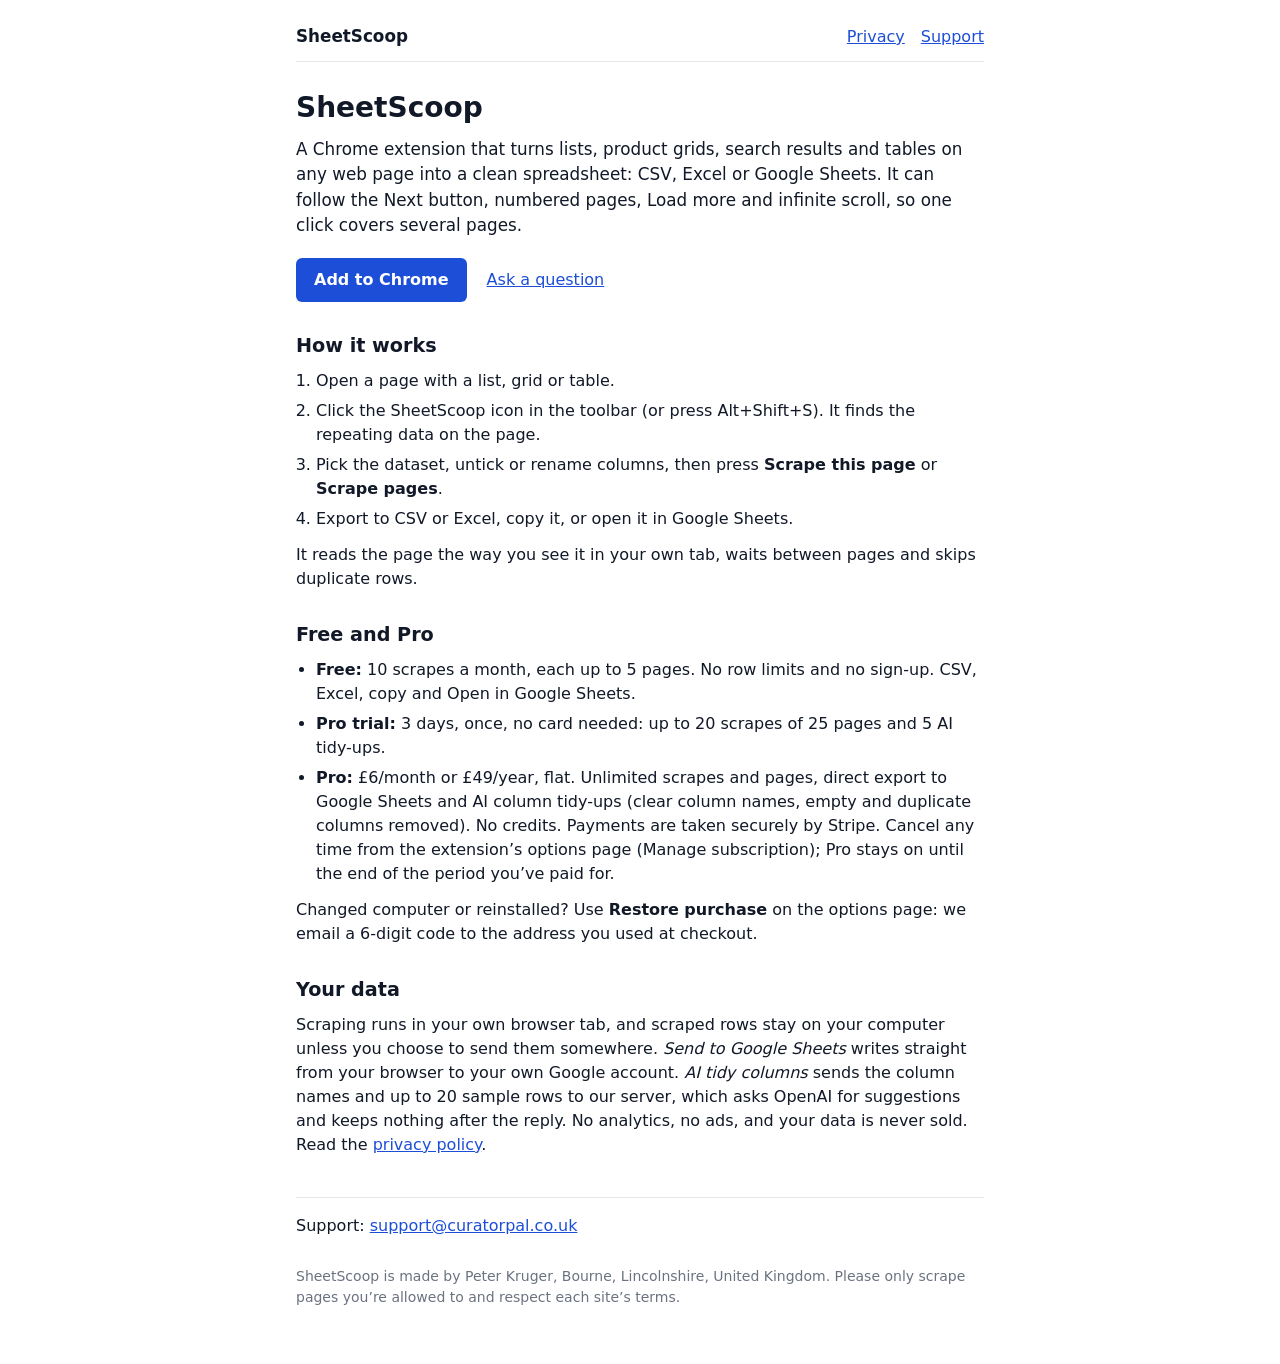
<file: index.html>
<!doctype html>
<html lang="en">
<head>
<meta charset="utf-8">
<title>SheetScoop</title>
<meta name="robots" content="noindex">
<link rel="canonical" href="https://peterkruger.github.io/bulk-bills-site/sheetscoop/">
<meta http-equiv="refresh" content="0; url=sheetscoop/">
<script>location.replace('sheetscoop/');</script>
</head>
<body>
<p>This page has moved to <a href="sheetscoop/">SheetScoop</a>.</p>
</body>
</html>
</file>
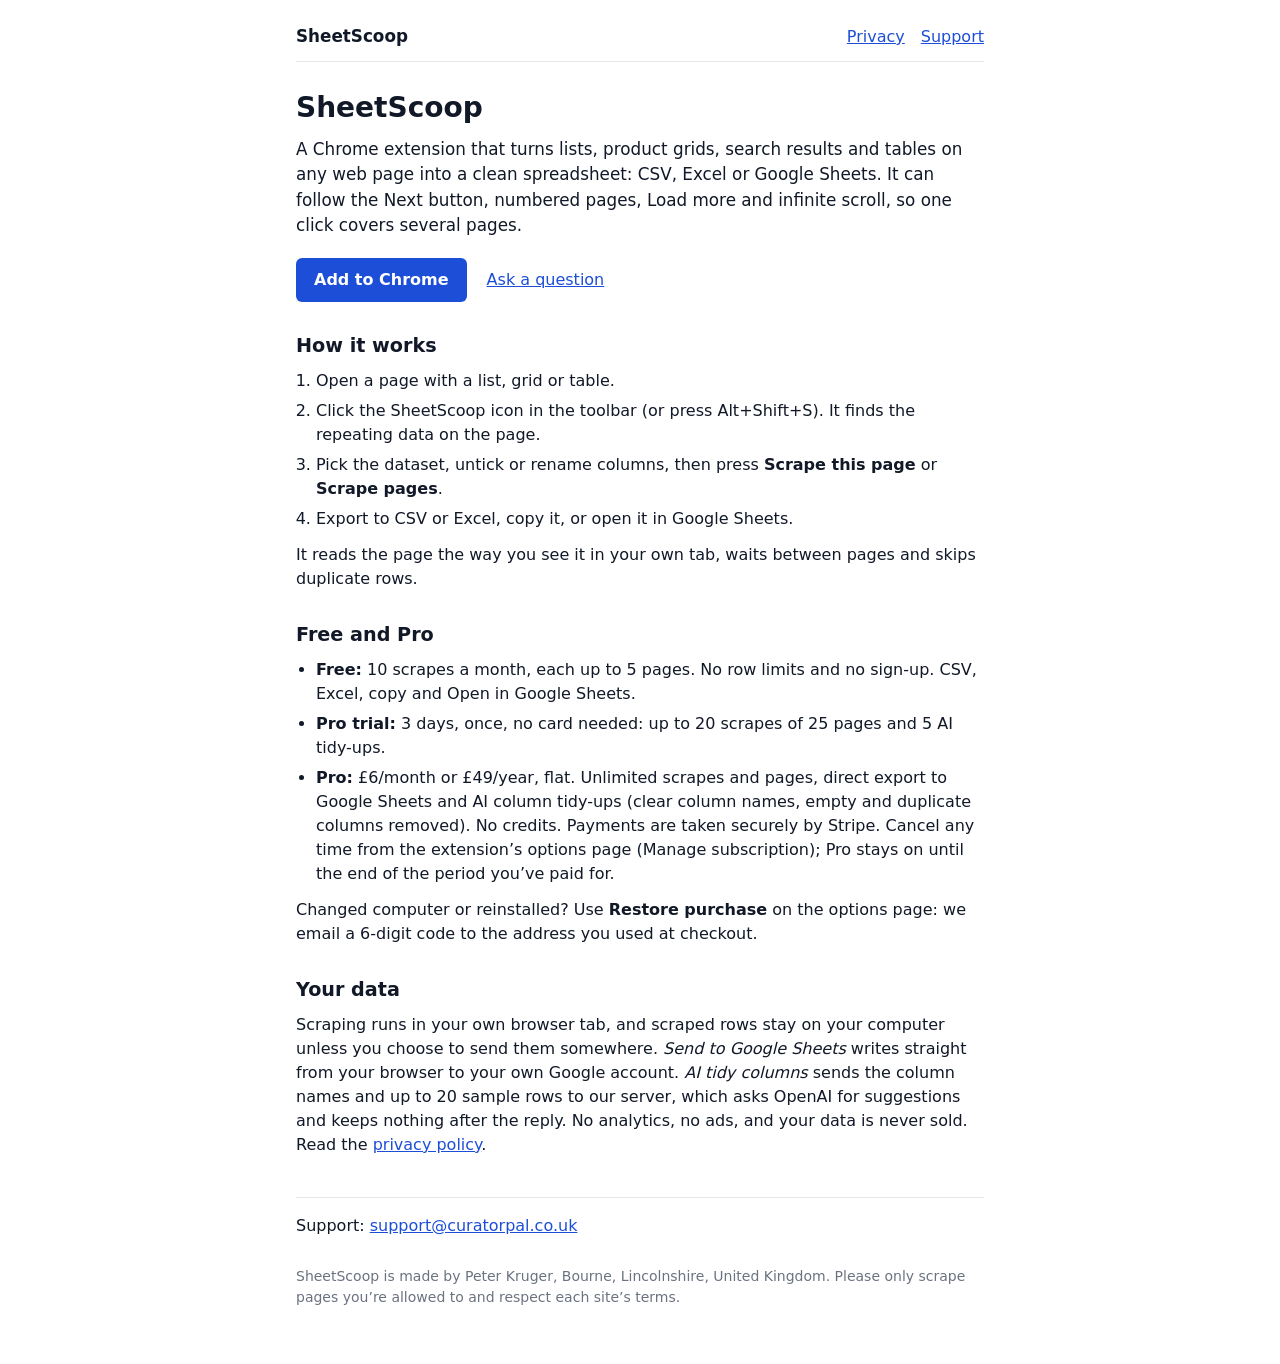
<file: sheetscoop/index.html>
<!doctype html>
<html lang="en-GB">
<head>
  <meta charset="utf-8">
  <meta name="viewport" content="width=device-width, initial-scale=1">
  <title>SheetScoop – scrape lists and tables into spreadsheets</title>
  <meta name="description" content="A Chrome extension that turns lists, product grids and tables on any web page into CSV, Excel or Google Sheets, across several pages. Free plan, Pro £6/month or £49/year.">
  <link rel="stylesheet" href="../styles.css">
</head>
<body>
  <a class="skip" href="#content">Skip to content</a>
  <div class="wrap">
    <header class="site">
      <a class="brand" href="index.html">SheetScoop</a>
      <nav class="site" aria-label="Site">
        <a href="privacy.html">Privacy</a>
        <a href="mailto:support@curatorpal.co.uk">Support</a>
      </nav>
    </header>

    <main id="content">
      <h1>SheetScoop</h1>
      <p class="lead">A Chrome extension that turns lists, product grids, search results and tables on any web page into a clean spreadsheet: CSV, Excel or Google Sheets. It can follow the Next button, numbered pages, Load more and infinite scroll, so one click covers several pages.</p>

      <p class="actions">
        <a class="btn" href="https://chromewebstore.google.com/detail/cgleidjlnecopojgnjklaehnagomcpeo">Add to Chrome</a>
        <a href="mailto:support@curatorpal.co.uk">Ask a question</a>
      </p>

      <h2>How it works</h2>
      <ol>
        <li>Open a page with a list, grid or table.</li>
        <li>Click the SheetScoop icon in the toolbar (or press Alt+Shift+S). It finds the repeating data on the page.</li>
        <li>Pick the dataset, untick or rename columns, then press <strong>Scrape this page</strong> or <strong>Scrape pages</strong>.</li>
        <li>Export to CSV or Excel, copy it, or open it in Google Sheets.</li>
      </ol>
      <p>It reads the page the way you see it in your own tab, waits between pages and skips duplicate rows.</p>

      <h2>Free and Pro</h2>
      <ul>
        <li><strong>Free:</strong> 10 scrapes a month, each up to 5 pages. No row limits and no sign-up. CSV, Excel, copy and Open in Google Sheets.</li>
        <li><strong>Pro trial:</strong> 3 days, once, no card needed: up to 20 scrapes of 25 pages and 5 AI tidy-ups.</li>
        <li><strong>Pro:</strong> £6/month or £49/year, flat. Unlimited scrapes and pages, direct export to Google Sheets and AI column tidy-ups (clear column names, empty and duplicate columns removed). No credits. Payments are taken securely by Stripe. Cancel any time from the extension’s options page (Manage subscription); Pro stays on until the end of the period you’ve paid for.</li>
      </ul>
      <p>Changed computer or reinstalled? Use <strong>Restore purchase</strong> on the options page: we email a 6-digit code to the address you used at checkout.</p>

      <h2>Your data</h2>
      <p>Scraping runs in your own browser tab, and scraped rows stay on your computer unless you choose to send them somewhere. <em>Send to Google Sheets</em> writes straight from your browser to your own Google account. <em>AI tidy columns</em> sends the column names and up to 20 sample rows to our server, which asks OpenAI for suggestions and keeps nothing after the reply. No analytics, no ads, and your data is never sold. Read the <a href="privacy.html">privacy policy</a>.</p>
    </main>

    <footer class="site">
      <p>Support: <a href="mailto:support@curatorpal.co.uk">support@curatorpal.co.uk</a></p>
      <p class="fine">SheetScoop is made by Peter Kruger, Bourne, Lincolnshire, United Kingdom. Please only scrape pages you’re allowed to and respect each site’s terms.</p>
    </footer>
  </div>
</body>
</html>
</file>
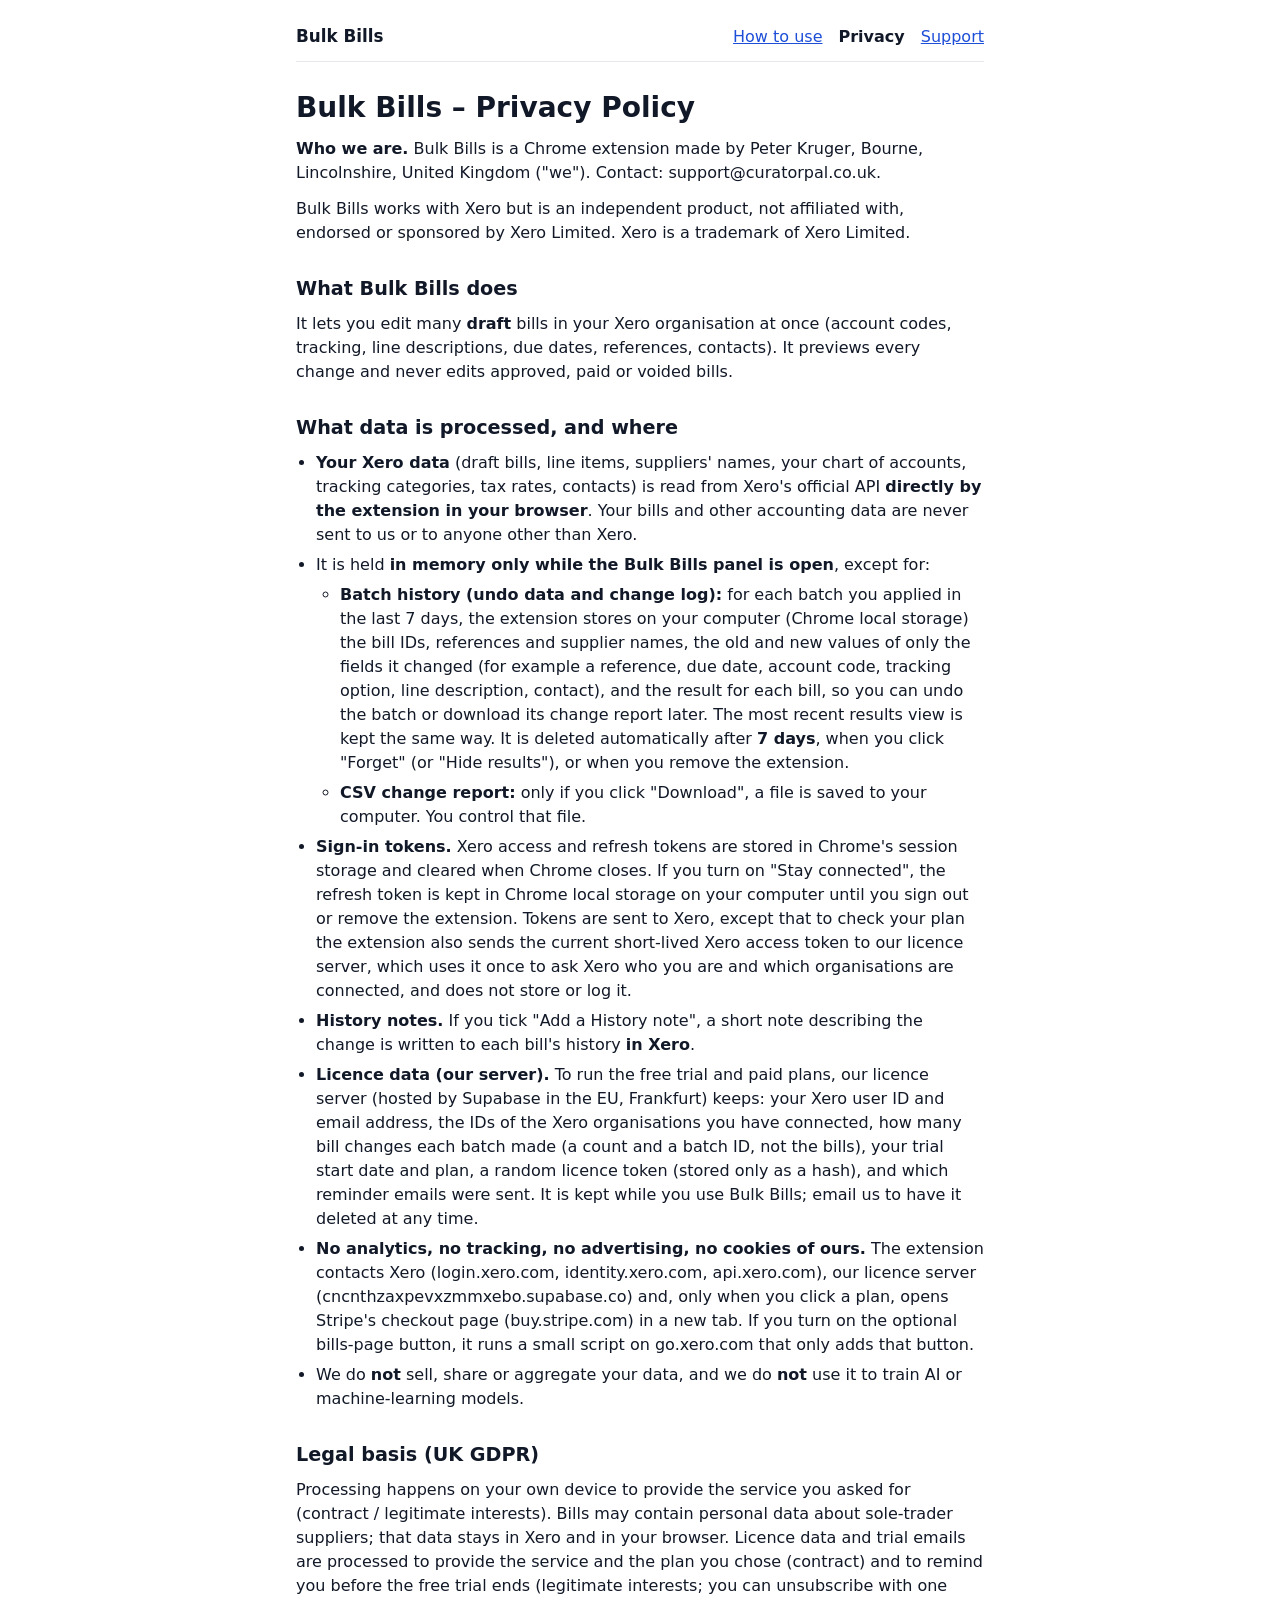
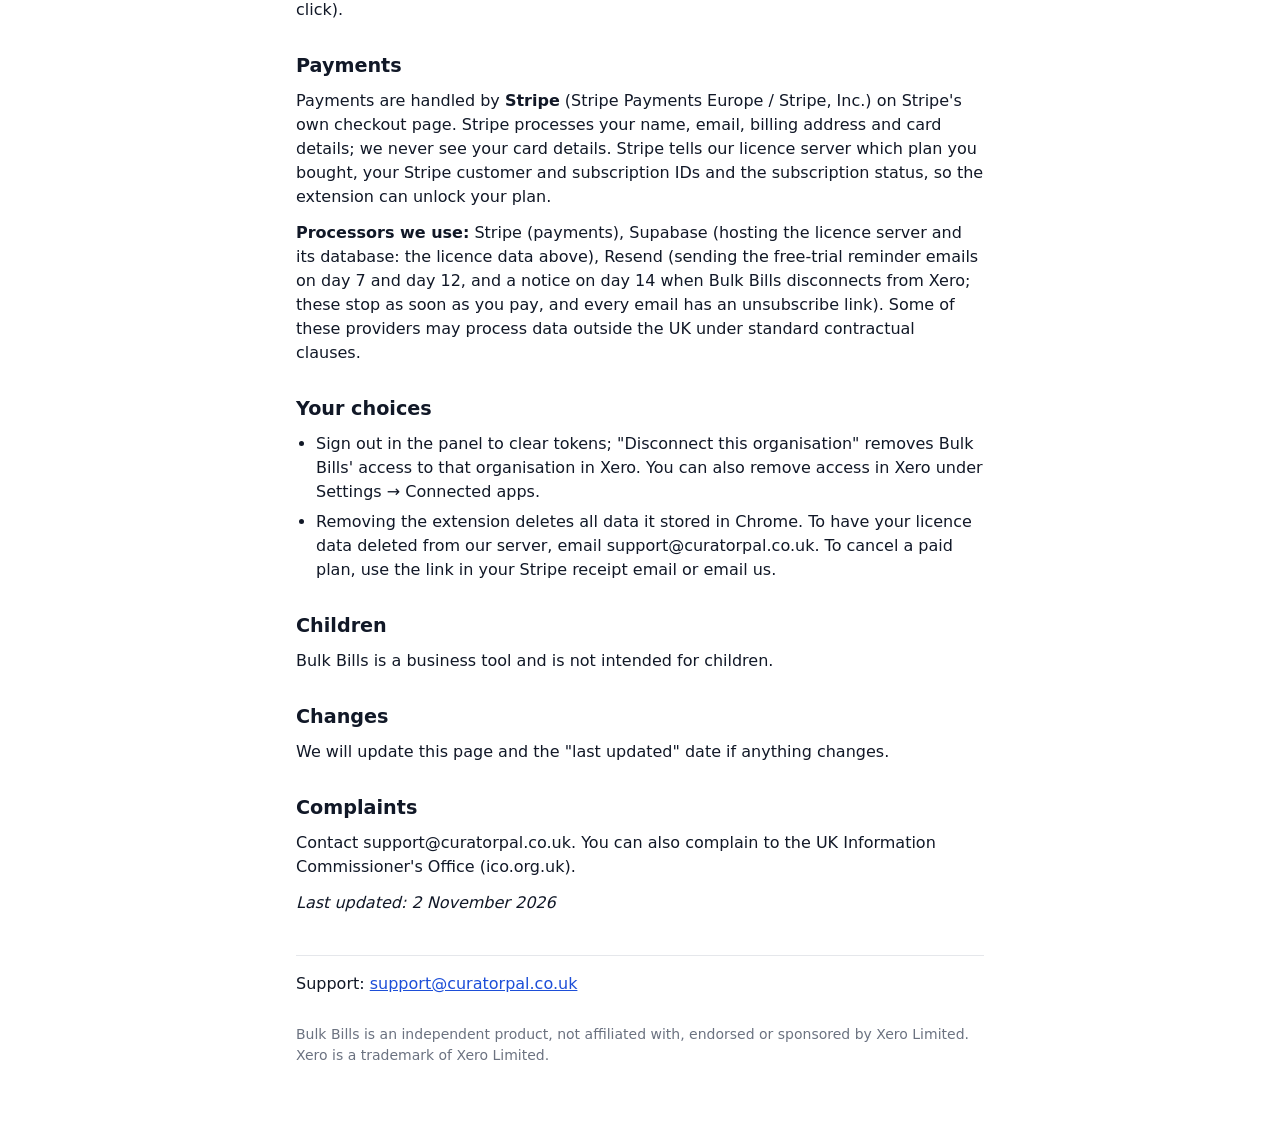
<file: privacy.html>
<!doctype html>
<html lang="en-GB">
<head>
  <meta charset="utf-8">
  <meta name="viewport" content="width=device-width, initial-scale=1">
  <title>Bulk Bills – Privacy</title>
  <link rel="stylesheet" href="styles.css">
</head>
<body>
  <a class="skip" href="#content">Skip to content</a>
  <div class="wrap">
    <header class="site">
      <a class="brand" href="index.html">Bulk Bills</a>
      <nav class="site" aria-label="Site">
        <a href="how-to.html">How to use</a>
        <a href="privacy.html" aria-current="page">Privacy</a>
        <a href="mailto:support@curatorpal.co.uk">Support</a>
      </nav>
    </header>

    <main id="content">
      <h1>Bulk Bills – Privacy Policy</h1>
      <p><strong>Who we are.</strong> Bulk Bills is a Chrome extension made by Peter Kruger, Bourne, Lincolnshire, United Kingdom ("we"). Contact: support@curatorpal.co.uk.</p>
      <p>Bulk Bills works with Xero but is an independent product, not affiliated with, endorsed or sponsored by Xero Limited. Xero is a trademark of Xero Limited.</p>
      <h2>What Bulk Bills does</h2>
      <p>It lets you edit many <strong>draft</strong> bills in your Xero organisation at once (account codes, tracking, line descriptions, due dates, references, contacts). It previews every change and never edits approved, paid or voided bills.</p>
      <h2>What data is processed, and where</h2>
      <ul>
        <li><strong>Your Xero data</strong> (draft bills, line items, suppliers' names, your chart of accounts, tracking categories, tax rates, contacts) is read from Xero's official API <strong>directly by the extension in your browser</strong>. Your bills and other accounting data are never sent to us or to anyone other than Xero.</li>
        <li>It is held <strong>in memory only while the Bulk Bills panel is open</strong>, except for:</li>
        <li class="sub"><strong>Batch history (undo data and change log):</strong> for each batch you applied in the last 7 days, the extension stores on your computer (Chrome local storage) the bill IDs, references and supplier names, the old and new values of only the fields it changed (for example a reference, due date, account code, tracking option, line description, contact), and the result for each bill, so you can undo the batch or download its change report later. The most recent results view is kept the same way. It is deleted automatically after <strong>7 days</strong>, when you click "Forget" (or "Hide results"), or when you remove the extension.</li>
        <li class="sub"><strong>CSV change report:</strong> only if you click "Download", a file is saved to your computer. You control that file.</li>
        <li><strong>Sign-in tokens.</strong> Xero access and refresh tokens are stored in Chrome's session storage and cleared when Chrome closes. If you turn on "Stay connected", the refresh token is kept in Chrome local storage on your computer until you sign out or remove the extension. Tokens are sent to Xero, except that to check your plan the extension also sends the current short-lived Xero access token to our licence server, which uses it once to ask Xero who you are and which organisations are connected, and does not store or log it.</li>
        <li><strong>History notes.</strong> If you tick "Add a History note", a short note describing the change is written to each bill's history <strong>in Xero</strong>.</li>
        <li><strong>Licence data (our server).</strong> To run the free trial and paid plans, our licence server (hosted by Supabase in the EU, Frankfurt) keeps: your Xero user ID and email address, the IDs of the Xero organisations you have connected, how many bill changes each batch made (a count and a batch ID, not the bills), your trial start date and plan, a random licence token (stored only as a hash), and which reminder emails were sent. It is kept while you use Bulk Bills; email us to have it deleted at any time.</li>
        <li><strong>No analytics, no tracking, no advertising, no cookies of ours.</strong> The extension contacts Xero (login.xero.com, identity.xero.com, api.xero.com), our licence server (cncnthzaxpevxzmmxebo.supabase.co) and, only when you click a plan, opens Stripe's checkout page (buy.stripe.com) in a new tab. If you turn on the optional bills-page button, it runs a small script on go.xero.com that only adds that button.</li>
        <li>We do <strong>not</strong> sell, share or aggregate your data, and we do <strong>not</strong> use it to train AI or machine-learning models.</li>
      </ul>
      <h2>Legal basis (UK GDPR)</h2>
      <p>Processing happens on your own device to provide the service you asked for (contract / legitimate interests). Bills may contain personal data about sole-trader suppliers; that data stays in Xero and in your browser. Licence data and trial emails are processed to provide the service and the plan you chose (contract) and to remind you before the free trial ends (legitimate interests; you can unsubscribe with one click).</p>
      <h2>Payments</h2>
      <p>Payments are handled by <strong>Stripe</strong> (Stripe Payments Europe / Stripe, Inc.) on Stripe's own checkout page. Stripe processes your name, email, billing address and card details; we never see your card details. Stripe tells our licence server which plan you bought, your Stripe customer and subscription IDs and the subscription status, so the extension can unlock your plan.</p>
      <p><strong>Processors we use:</strong> Stripe (payments), Supabase (hosting the licence server and its database: the licence data above), Resend (sending the free-trial reminder emails on day 7 and day 12, and a notice on day 14 when Bulk Bills disconnects from Xero; these stop as soon as you pay, and every email has an unsubscribe link). Some of these providers may process data outside the UK under standard contractual clauses.</p>
      <h2>Your choices</h2>
      <ul>
        <li>Sign out in the panel to clear tokens; "Disconnect this organisation" removes Bulk Bills' access to that organisation in Xero. You can also remove access in Xero under Settings → Connected apps.</li>
        <li>Removing the extension deletes all data it stored in Chrome. To have your licence data deleted from our server, email support@curatorpal.co.uk. To cancel a paid plan, use the link in your Stripe receipt email or email us.</li>
      </ul>
      <h2>Children</h2>
      <p>Bulk Bills is a business tool and is not intended for children.</p>
      <h2>Changes</h2>
      <p>We will update this page and the "last updated" date if anything changes.</p>
      <h2>Complaints</h2>
      <p>Contact support@curatorpal.co.uk. You can also complain to the UK Information Commissioner's Office (ico.org.uk).</p>
      <p><em>Last updated: 2 November 2026</em></p>
    </main>

    <footer class="site">
      <p>Support: <a href="mailto:support@curatorpal.co.uk">support@curatorpal.co.uk</a></p>
      <p class="fine">Bulk Bills is an independent product, not affiliated with, endorsed or sponsored by Xero Limited. Xero is a trademark of Xero Limited.</p>
    </footer>
  </div>
</body>
</html>
</file>
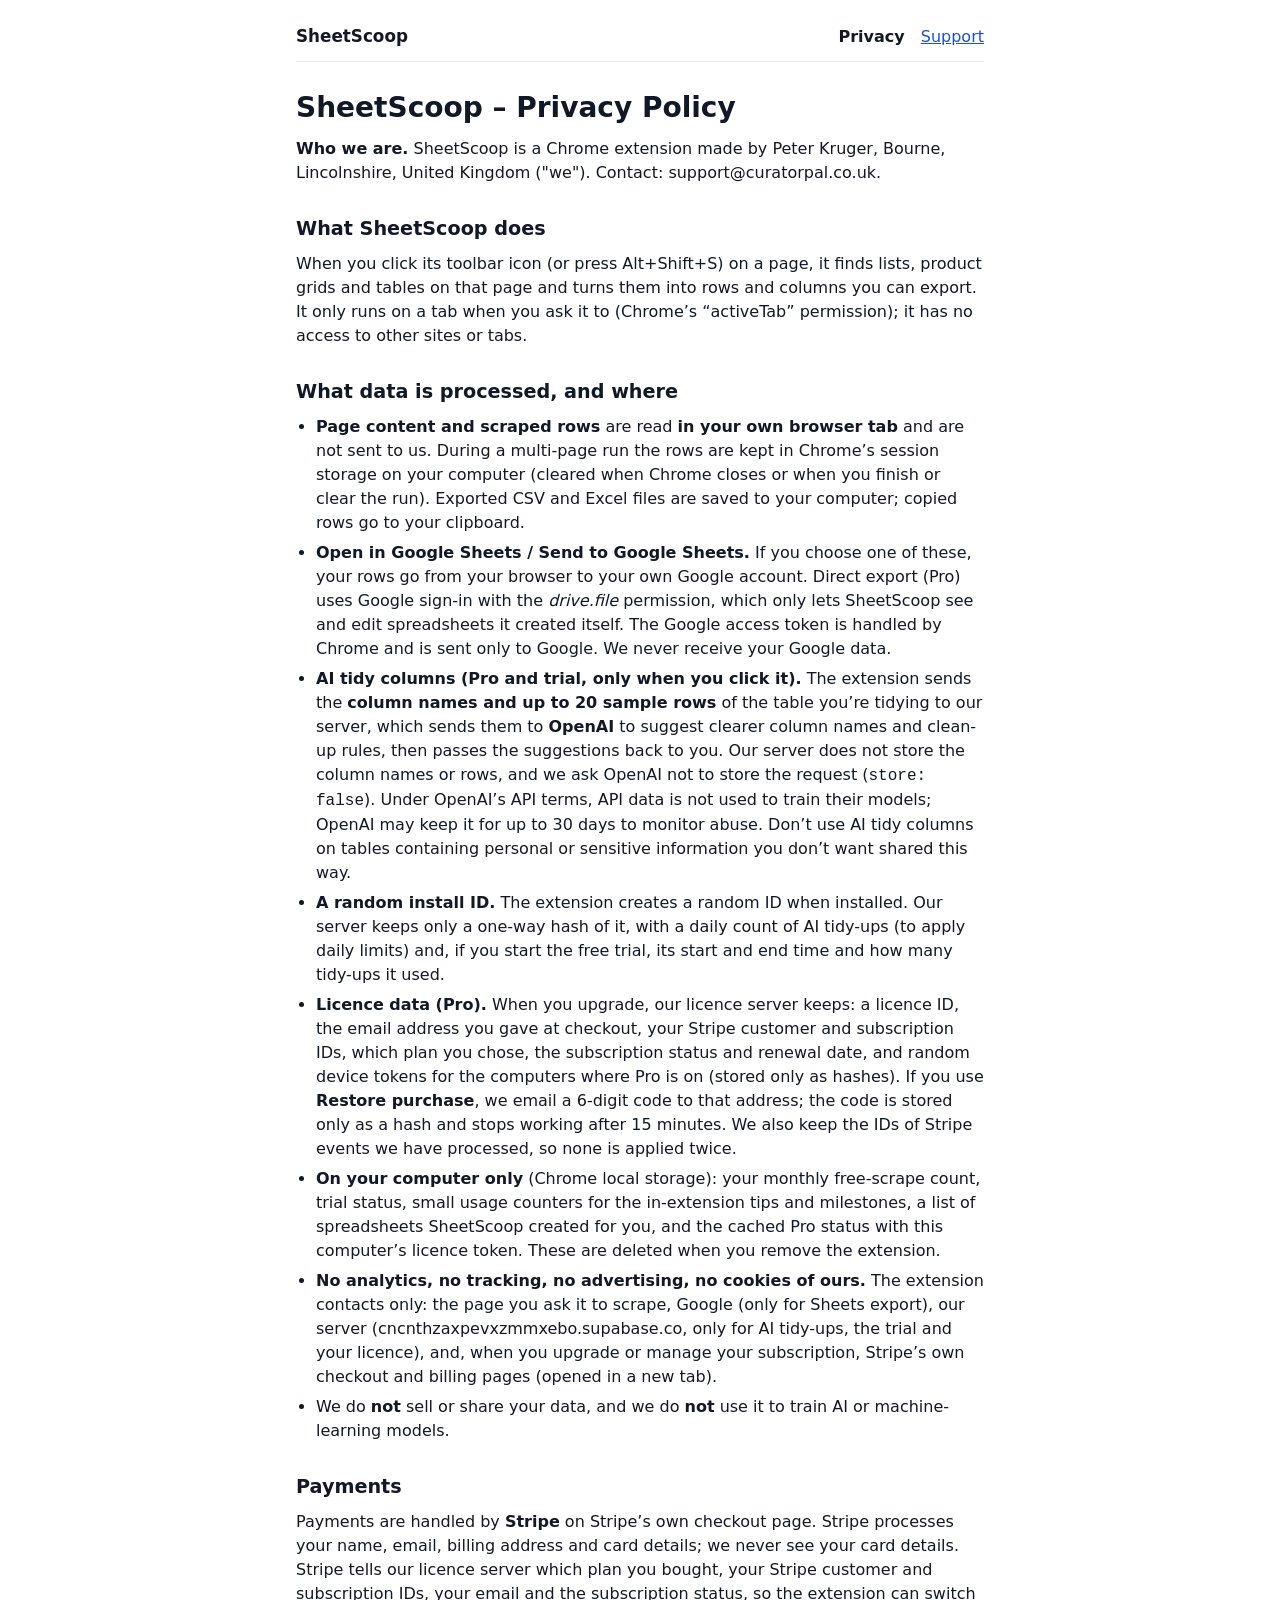
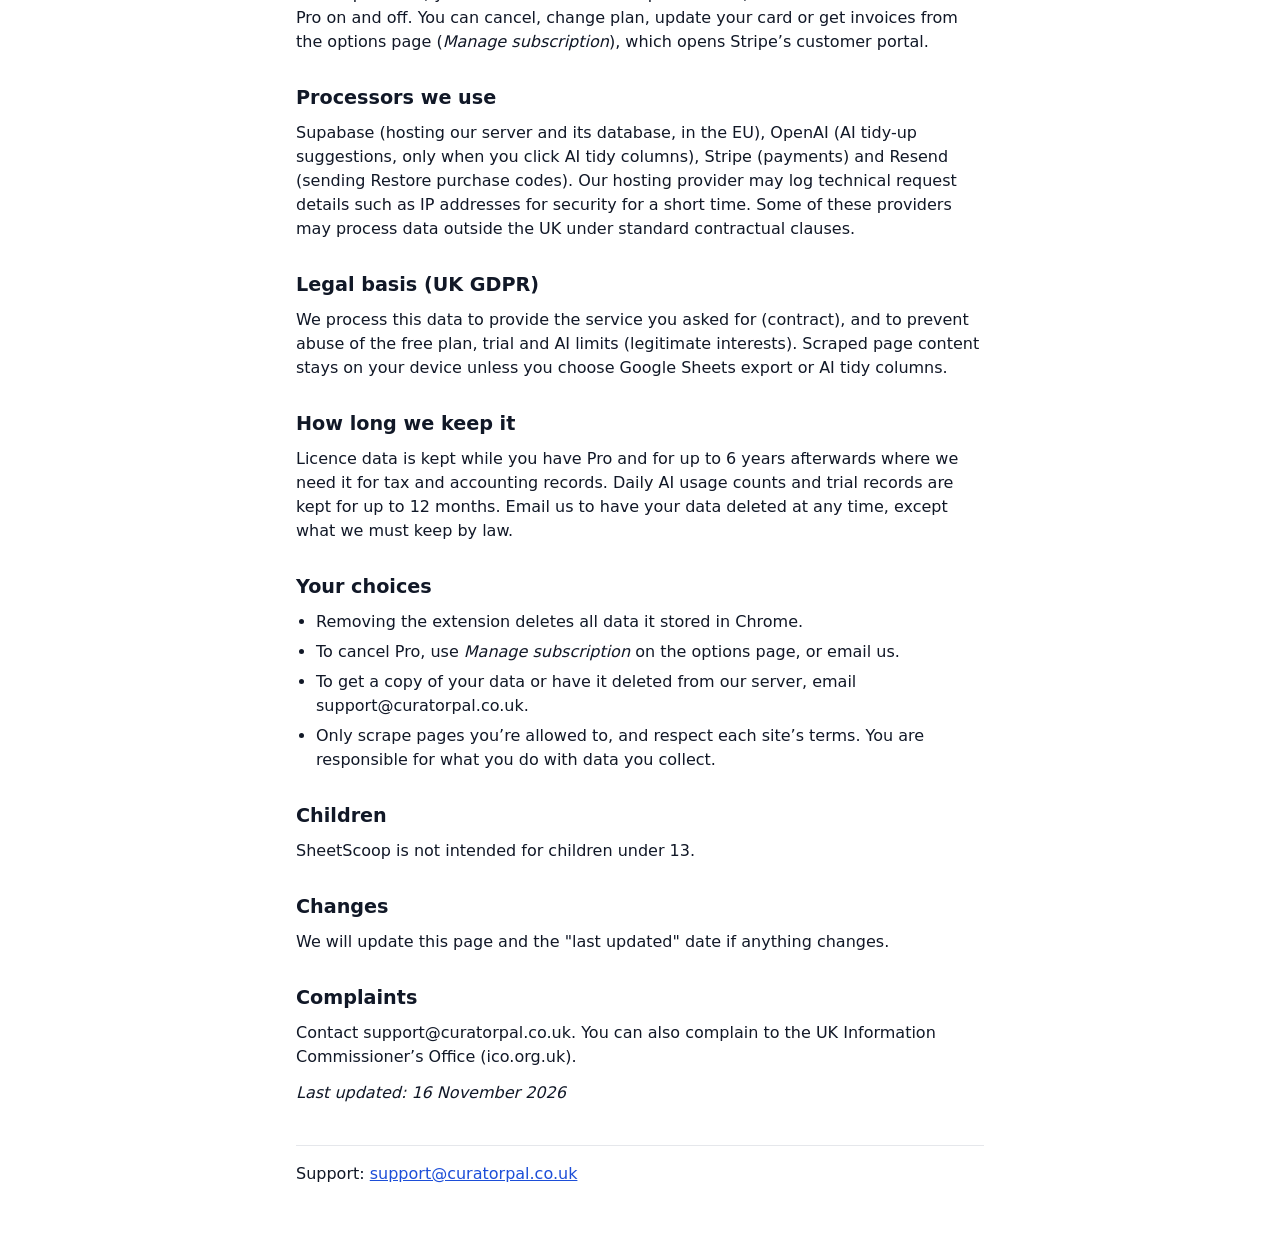
<file: sheetscoop/privacy.html>
<!doctype html>
<html lang="en-GB">
<head>
  <meta charset="utf-8">
  <meta name="viewport" content="width=device-width, initial-scale=1">
  <title>SheetScoop – Privacy</title>
  <link rel="stylesheet" href="../styles.css">
</head>
<body>
  <a class="skip" href="#content">Skip to content</a>
  <div class="wrap">
    <header class="site">
      <a class="brand" href="index.html">SheetScoop</a>
      <nav class="site" aria-label="Site">
        <a href="privacy.html" aria-current="page">Privacy</a>
        <a href="mailto:support@curatorpal.co.uk">Support</a>
      </nav>
    </header>

    <main id="content">
      <h1>SheetScoop – Privacy Policy</h1>
      <p><strong>Who we are.</strong> SheetScoop is a Chrome extension made by Peter Kruger, Bourne, Lincolnshire, United Kingdom ("we"). Contact: support@curatorpal.co.uk.</p>

      <h2>What SheetScoop does</h2>
      <p>When you click its toolbar icon (or press Alt+Shift+S) on a page, it finds lists, product grids and tables on that page and turns them into rows and columns you can export. It only runs on a tab when you ask it to (Chrome’s “activeTab” permission); it has no access to other sites or tabs.</p>

      <h2>What data is processed, and where</h2>
      <ul>
        <li><strong>Page content and scraped rows</strong> are read <strong>in your own browser tab</strong> and are not sent to us. During a multi-page run the rows are kept in Chrome’s session storage on your computer (cleared when Chrome closes or when you finish or clear the run). Exported CSV and Excel files are saved to your computer; copied rows go to your clipboard.</li>
        <li><strong>Open in Google Sheets / Send to Google Sheets.</strong> If you choose one of these, your rows go from your browser to your own Google account. Direct export (Pro) uses Google sign-in with the <em>drive.file</em> permission, which only lets SheetScoop see and edit spreadsheets it created itself. The Google access token is handled by Chrome and is sent only to Google. We never receive your Google data.</li>
        <li><strong>AI tidy columns (Pro and trial, only when you click it).</strong> The extension sends the <strong>column names and up to 20 sample rows</strong> of the table you’re tidying to our server, which sends them to <strong>OpenAI</strong> to suggest clearer column names and clean-up rules, then passes the suggestions back to you. Our server does not store the column names or rows, and we ask OpenAI not to store the request (<code>store: false</code>). Under OpenAI’s API terms, API data is not used to train their models; OpenAI may keep it for up to 30 days to monitor abuse. Don’t use AI tidy columns on tables containing personal or sensitive information you don’t want shared this way.</li>
        <li><strong>A random install ID.</strong> The extension creates a random ID when installed. Our server keeps only a one-way hash of it, with a daily count of AI tidy-ups (to apply daily limits) and, if you start the free trial, its start and end time and how many tidy-ups it used.</li>
        <li><strong>Licence data (Pro).</strong> When you upgrade, our licence server keeps: a licence ID, the email address you gave at checkout, your Stripe customer and subscription IDs, which plan you chose, the subscription status and renewal date, and random device tokens for the computers where Pro is on (stored only as hashes). If you use <strong>Restore purchase</strong>, we email a 6-digit code to that address; the code is stored only as a hash and stops working after 15 minutes. We also keep the IDs of Stripe events we have processed, so none is applied twice.</li>
        <li><strong>On your computer only</strong> (Chrome local storage): your monthly free-scrape count, trial status, small usage counters for the in-extension tips and milestones, a list of spreadsheets SheetScoop created for you, and the cached Pro status with this computer’s licence token. These are deleted when you remove the extension.</li>
        <li><strong>No analytics, no tracking, no advertising, no cookies of ours.</strong> The extension contacts only: the page you ask it to scrape, Google (only for Sheets export), our server (cncnthzaxpevxzmmxebo.supabase.co, only for AI tidy-ups, the trial and your licence), and, when you upgrade or manage your subscription, Stripe’s own checkout and billing pages (opened in a new tab).</li>
        <li>We do <strong>not</strong> sell or share your data, and we do <strong>not</strong> use it to train AI or machine-learning models.</li>
      </ul>

      <h2>Payments</h2>
      <p>Payments are handled by <strong>Stripe</strong> on Stripe’s own checkout page. Stripe processes your name, email, billing address and card details; we never see your card details. Stripe tells our licence server which plan you bought, your Stripe customer and subscription IDs, your email and the subscription status, so the extension can switch Pro on and off. You can cancel, change plan, update your card or get invoices from the options page (<em>Manage subscription</em>), which opens Stripe’s customer portal.</p>

      <h2>Processors we use</h2>
      <p>Supabase (hosting our server and its database, in the EU), OpenAI (AI tidy-up suggestions, only when you click AI tidy columns), Stripe (payments) and Resend (sending Restore purchase codes). Our hosting provider may log technical request details such as IP addresses for security for a short time. Some of these providers may process data outside the UK under standard contractual clauses.</p>

      <h2>Legal basis (UK GDPR)</h2>
      <p>We process this data to provide the service you asked for (contract), and to prevent abuse of the free plan, trial and AI limits (legitimate interests). Scraped page content stays on your device unless you choose Google Sheets export or AI tidy columns.</p>

      <h2>How long we keep it</h2>
      <p>Licence data is kept while you have Pro and for up to 6 years afterwards where we need it for tax and accounting records. Daily AI usage counts and trial records are kept for up to 12 months. Email us to have your data deleted at any time, except what we must keep by law.</p>

      <h2>Your choices</h2>
      <ul>
        <li>Removing the extension deletes all data it stored in Chrome.</li>
        <li>To cancel Pro, use <em>Manage subscription</em> on the options page, or email us.</li>
        <li>To get a copy of your data or have it deleted from our server, email support@curatorpal.co.uk.</li>
        <li>Only scrape pages you’re allowed to, and respect each site’s terms. You are responsible for what you do with data you collect.</li>
      </ul>

      <h2>Children</h2>
      <p>SheetScoop is not intended for children under 13.</p>
      <h2>Changes</h2>
      <p>We will update this page and the "last updated" date if anything changes.</p>
      <h2>Complaints</h2>
      <p>Contact support@curatorpal.co.uk. You can also complain to the UK Information Commissioner’s Office (ico.org.uk).</p>
      <p><em>Last updated: 16 November 2026</em></p>
    </main>

    <footer class="site">
      <p>Support: <a href="mailto:support@curatorpal.co.uk">support@curatorpal.co.uk</a></p>
    </footer>
  </div>
</body>
</html>
</file>
<file: styles.css>
/* Shared styles for the Bulk Bills GitHub Pages site.
   Matches the existing pages: system-ui, #111827 text, #1d4ed8 links, #6b7280 muted. */
:root {
  --text: #111827;
  --muted: #6b7280;
  --link: #1d4ed8;
  --link-hover: #1e40af;
  --border: #e5e7eb;
  --bg: #ffffff;
  --btn-text: #ffffff;
  --focus: #1d4ed8;
}

* { box-sizing: border-box; }

html { -webkit-text-size-adjust: 100%; }

body {
  font: 16px/1.5 system-ui, -apple-system, "Segoe UI", sans-serif;
  color: var(--text);
  background: var(--bg);
  margin: 0;
  padding: 0;
}

.wrap {
  max-width: 720px;
  margin: 0 auto;
  padding: 24px 16px 48px;
}

a {
  color: var(--link);
  text-decoration-underline-offset: 2px;
}

a:hover { color: var(--link-hover); }

a:focus-visible,
.btn:focus-visible {
  outline: 2px solid var(--focus);
  outline-offset: 3px;
}

.skip {
  position: absolute;
  left: -999px;
  top: 0;
}

.skip:focus {
  left: 16px;
  top: 8px;
  background: var(--bg);
  padding: 4px 8px;
  z-index: 1;
}

header.site {
  display: flex;
  flex-wrap: wrap;
  align-items: baseline;
  justify-content: space-between;
  gap: 8px 16px;
  border-bottom: 1px solid var(--border);
  padding-bottom: 12px;
  margin-bottom: 28px;
}

header.site .brand {
  font-weight: 650;
  font-size: 1.05rem;
  color: var(--text);
  text-decoration: none;
}

header.site .brand:hover { color: var(--text); }

nav.site {
  display: flex;
  flex-wrap: wrap;
  gap: 8px 16px;
}

nav.site a[aria-current="page"] {
  color: var(--text);
  text-decoration: none;
  font-weight: 600;
}

h1 {
  font-size: 1.75rem;
  line-height: 1.25;
  font-weight: 700;
  margin: 0 0 12px;
}

h2 {
  font-size: 1.2rem;
  line-height: 1.3;
  font-weight: 650;
  margin: 32px 0 10px;
}

h3 {
  font-size: 1.05rem;
  font-weight: 650;
  margin: 20px 0 8px;
}

p, ul, ol { margin: 0 0 12px; }

ul, ol { padding-left: 1.25rem; }

li { margin: 0 0 6px; }

li.sub {
  margin-left: 24px;
  list-style: circle;
}

.lead {
  font-size: 1.05rem;
  margin-bottom: 20px;
}

.muted,
small,
.fine {
  color: var(--muted);
}

.fine {
  font-size: 0.875rem;
  margin-top: 28px;
}

.actions {
  display: flex;
  flex-wrap: wrap;
  align-items: center;
  gap: 12px 20px;
  margin: 20px 0 28px;
}

.btn {
  display: inline-block;
  background: var(--link);
  color: var(--btn-text);
  text-decoration: none;
  font-weight: 650;
  padding: 10px 18px;
  border-radius: 6px;
  border: none;
}

.btn:hover {
  background: var(--link-hover);
  color: var(--btn-text);
}

.note {
  border: 1px solid var(--border);
  border-radius: 6px;
  padding: 12px 14px;
  margin: 16px 0 20px;
}

footer.site {
  border-top: 1px solid var(--border);
  margin-top: 40px;
  padding-top: 16px;
}

footer.site p { margin-bottom: 8px; }

@media (max-width: 480px) {
  .wrap { padding: 16px 14px 40px; }
  h1 { font-size: 1.5rem; }
  header.site { margin-bottom: 20px; }
}
</file>
